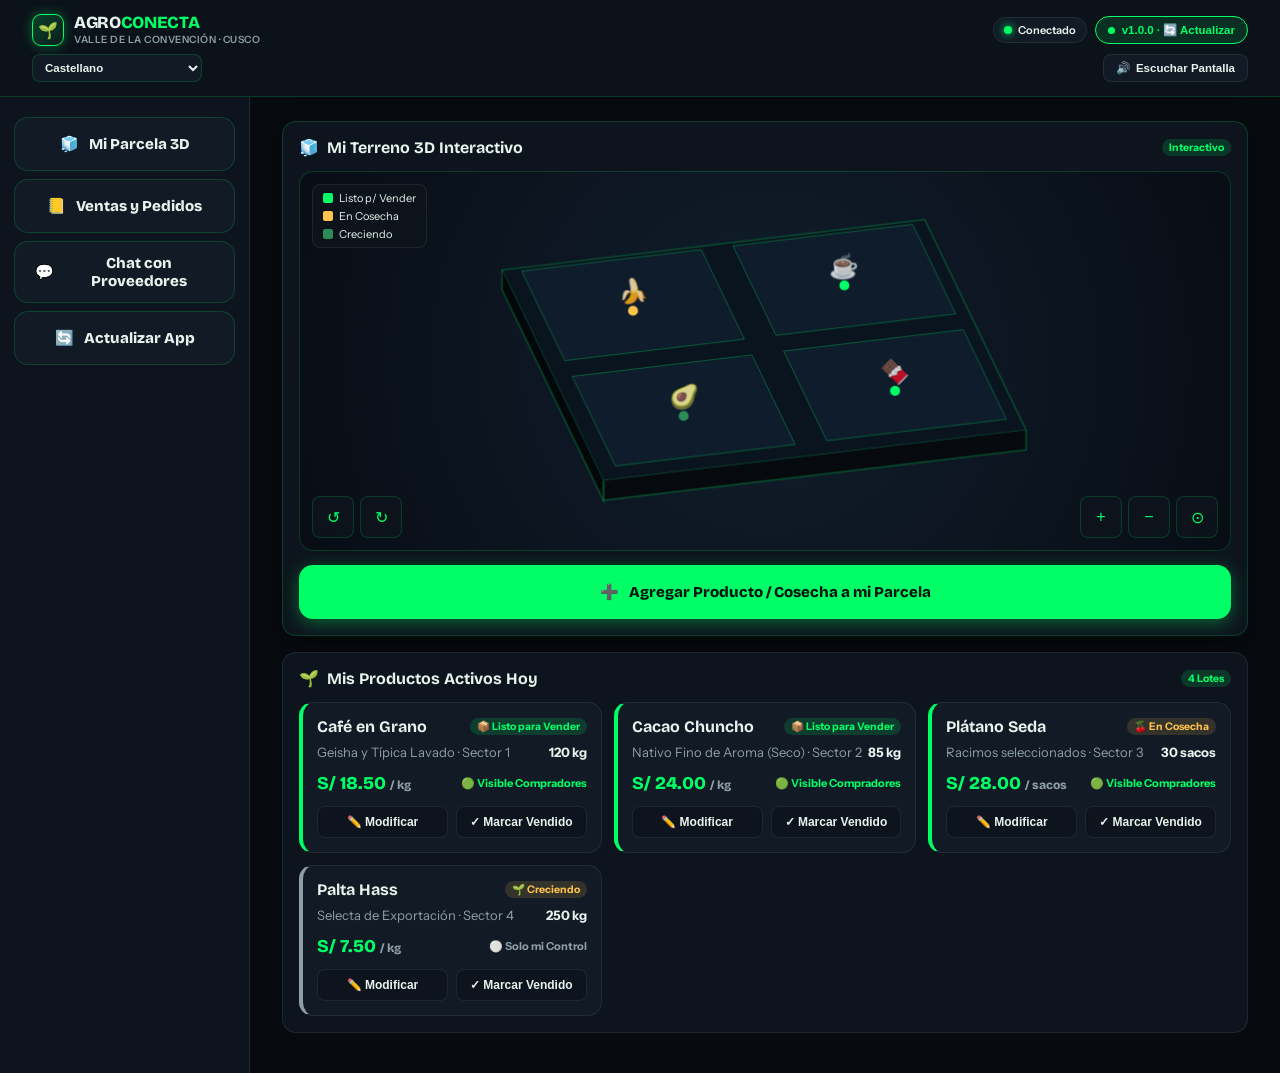
<file: index.html>
<!DOCTYPE html>
<html lang="es">
<head>
  <meta charset="UTF-8">
  <meta name="viewport" content="width=device-width, initial-scale=1.0, maximum-scale=1.0, user-scalable=no">
  <title>AgroConecta Agricultor · Quillabamba</title>
  <link rel="manifest" href="manifest.json">
  <meta name="theme-color" content="#070A0F">
  <meta name="apple-mobile-web-app-capable" content="yes">
  <meta name="apple-mobile-web-app-status-bar-style" content="black-translucent">
  <link rel="icon" type="image/png" href="icon-192.png">

  <!-- Google Fonts: Bricolage Grotesque & Instrument Sans -->
  <link rel="preconnect" href="https://fonts.googleapis.com">
  <link rel="preconnect" href="https://fonts.gstatic.com" crossorigin>
  <link href="https://fonts.googleapis.com/css2?family=Bricolage+Grotesque:opsz,wght@12..96,600;700;800&family=Instrument+Sans:wght@400;500;600;700&display=swap" rel="stylesheet">

  <style>
    :root {
      --bg: #070A0F;
      --surface: #0D141D;
      --surface2: #111A25;
      --surface3: #182332;
      --neon: #00FF66;
      --neon-glow: rgba(0, 255, 102, 0.35);
      --amber: #FFC24B;
      --amber-glow: rgba(255, 194, 75, 0.3);
      --ink: #E9F3ED;
      --muted: #8E9FA5;
      --border: rgba(0, 255, 102, 0.18);
      --border-soft: rgba(255, 255, 255, 0.08);
      --danger: #FF4D4D;
      --font-display: 'Bricolage Grotesque', sans-serif;
      --font-body: 'Instrument Sans', sans-serif;
      --radius-sm: 8px;
      --radius-md: 14px;
      --radius-lg: 20px;
    }

    * {
      box-sizing: border-box;
      margin: 0;
      padding: 0;
      -webkit-tap-highlight-color: transparent;
    }

    body {
      background-color: var(--bg);
      color: var(--ink);
      font-family: var(--font-body);
      min-height: 100dvh;
      overflow-x: hidden;
      display: flex;
      flex-direction: column;
    }

    /* BARRA SUPERIOR */
    .topbar {
      position: sticky;
      top: 0;
      z-index: 100;
      background: rgba(13, 20, 29, 0.88);
      backdrop-filter: blur(14px);
      -webkit-backdrop-filter: blur(14px);
      border-bottom: 1px solid var(--border);
      padding: 10px 16px;
      display: flex;
      flex-direction: column;
      gap: 8px;
    }

    .topbar-main {
      display: flex;
      align-items: center;
      justify-content: space-between;
      gap: 12px;
    }

    .brand-box {
      display: flex;
      align-items: center;
      gap: 10px;
      text-decoration: none;
    }

    .brand-logo {
      width: 32px;
      height: 32px;
      border-radius: 9px;
      background: linear-gradient(135deg, rgba(0, 255, 102, 0.2), rgba(0, 255, 102, 0.05));
      border: 1.5px solid var(--neon);
      display: grid;
      place-items: center;
      box-shadow: 0 0 12px var(--neon-glow);
    }

    .brand-logo span {
      font-size: 16px;
    }

    .brand-text h1 {
      font-family: var(--font-display);
      font-size: 17px;
      font-weight: 800;
      letter-spacing: -0.02em;
      color: var(--ink);
      line-height: 1.1;
    }

    .brand-text h1 span {
      color: var(--neon);
    }

    .brand-sub {
      font-size: 10px;
      font-weight: 600;
      color: var(--muted);
      letter-spacing: 0.05em;
      text-transform: uppercase;
    }

    .topbar-actions {
      display: flex;
      align-items: center;
      gap: 8px;
    }

    .signal-pill {
      display: inline-flex;
      align-items: center;
      gap: 6px;
      background: var(--surface2);
      border: 1px solid var(--border-soft);
      padding: 5px 10px;
      border-radius: 100px;
      font-size: 11px;
      font-weight: 600;
    }

    .signal-dot {
      width: 8px;
      height: 8px;
      border-radius: 50%;
      background: var(--neon);
      box-shadow: 0 0 8px var(--neon);
    }

    .signal-dot.slow {
      background: var(--amber);
      box-shadow: 0 0 8px var(--amber);
    }

    .signal-dot.offline {
      background: var(--danger);
      box-shadow: 0 0 8px var(--danger);
    }

    /* BOTÓN PERMANENTE DE ACTUALIZACIÓN GITHUB */
    .btn-github-update {
      display: inline-flex;
      align-items: center;
      gap: 7px;
      background: rgba(0, 255, 102, 0.12);
      border: 1.5px solid var(--neon);
      color: var(--neon);
      padding: 6px 12px;
      border-radius: 100px;
      font-size: 11.5px;
      font-weight: 700;
      cursor: pointer;
      position: relative;
      transition: all 0.2s ease;
      white-space: nowrap;
    }

    .btn-github-update:hover {
      background: var(--neon);
      color: #000;
      box-shadow: 0 0 16px var(--neon-glow);
    }

    .update-badge-dot {
      width: 7px;
      height: 7px;
      border-radius: 50%;
      background: var(--neon);
      animation: pulseDot 1.4s infinite;
    }

    @keyframes pulseDot {
      0% { transform: scale(0.9); opacity: 0.7; }
      50% { transform: scale(1.4); opacity: 1; box-shadow: 0 0 10px var(--neon); }
      100% { transform: scale(0.9); opacity: 0.7; }
    }

    .topbar-strip {
      display: flex;
      align-items: center;
      justify-content: space-between;
      gap: 8px;
    }

    .lang-selector {
      background: var(--surface2);
      border: 1px solid var(--border);
      color: var(--ink);
      font-size: 11.5px;
      font-weight: 700;
      padding: 6px 8px;
      border-radius: var(--radius-sm);
      outline: none;
      cursor: pointer;
      flex: 1;
      max-width: 170px;
    }

    .btn-voice-header {
      background: var(--surface2);
      border: 1px solid var(--border-soft);
      color: var(--ink);
      font-size: 11.5px;
      font-weight: 700;
      padding: 6px 12px;
      border-radius: var(--radius-sm);
      display: inline-flex;
      align-items: center;
      gap: 6px;
      cursor: pointer;
      transition: all 0.2s;
    }

    .btn-voice-header:hover, .btn-voice-header.active {
      border-color: var(--neon);
      color: var(--neon);
    }

    /* CONTENEDOR PRINCIPAL Y VISTAS */
    .app-layout {
      display: flex;
      flex: 1;
      min-height: calc(100dvh - 120px);
    }

    .sidebar {
      display: none;
      width: 250px;
      background: var(--surface);
      border-right: 1px solid var(--border-soft);
      padding: 20px 14px;
      flex-direction: column;
      gap: 8px;
    }

    .main-content {
      flex: 1;
      padding: 16px 16px 90px;
      max-width: 1100px;
      margin: 0 auto;
      width: 100%;
    }

    .view-pane {
      display: none;
      animation: fadeIn 0.25s ease-out;
    }

    .view-pane.active {
      display: block;
    }

    @keyframes fadeIn {
      from { opacity: 0; transform: translateY(6px); }
      to { opacity: 1; transform: translateY(0); }
    }

    /* BARRA DE NAVEGACIÓN INFERIOR (MÓVIL) */
    .bottom-nav {
      position: fixed;
      bottom: 0;
      left: 0;
      right: 0;
      z-index: 100;
      background: rgba(13, 20, 29, 0.94);
      backdrop-filter: blur(16px);
      -webkit-backdrop-filter: blur(16px);
      border-top: 1.5px solid var(--border);
      display: grid;
      grid-template-columns: repeat(4, 1fr);
      height: 72px;
      padding: 0 4px;
      box-shadow: 0 -4px 24px rgba(0, 0, 0, 0.6);
    }

    .nav-btn {
      display: flex;
      flex-direction: column;
      align-items: center;
      justify-content: center;
      gap: 4px;
      background: transparent;
      border: none;
      color: var(--muted);
      cursor: pointer;
      font-size: 11px;
      font-weight: 700;
      transition: all 0.2s ease;
      position: relative;
    }

    .nav-btn .nav-icon {
      font-size: 20px;
      transition: transform 0.2s ease;
    }

    .nav-btn.active {
      color: var(--neon);
    }

    .nav-btn.active .nav-icon {
      transform: translateY(-2px) scale(1.1);
    }

    .nav-btn.active::after {
      content: '';
      position: absolute;
      top: 0;
      width: 32px;
      height: 3px;
      background: var(--neon);
      border-radius: 0 0 4px 4px;
      box-shadow: 0 0 8px var(--neon);
    }

    /* TARJETAS Y CONTROLES */
    .card {
      background: var(--surface);
      border: 1px solid var(--border-soft);
      border-radius: var(--radius-md);
      padding: 16px;
      margin-bottom: 16px;
      position: relative;
    }

    .card-tech {
      border: 1px solid var(--border);
      box-shadow: 0 8px 30px rgba(0, 0, 0, 0.4);
    }

    .card-header {
      display: flex;
      align-items: center;
      justify-content: space-between;
      margin-bottom: 14px;
    }

    .card-title {
      font-family: var(--font-display);
      font-size: 16px;
      font-weight: 700;
      color: var(--ink);
      display: flex;
      align-items: center;
      gap: 8px;
    }

    .btn-action-lg {
      min-height: 54px;
      padding: 12px 20px;
      border-radius: var(--radius-md);
      font-size: 15px;
      font-weight: 800;
      font-family: var(--font-display);
      display: inline-flex;
      align-items: center;
      justify-content: center;
      gap: 10px;
      cursor: pointer;
      border: none;
      transition: all 0.2s ease;
      width: 100%;
    }

    .btn-neon {
      background: var(--neon);
      color: #05140A;
      box-shadow: 0 4px 18px var(--neon-glow);
    }

    .btn-neon:hover {
      transform: translateY(-1px);
      box-shadow: 0 6px 24px var(--neon-glow);
    }

    .btn-amber {
      background: var(--amber);
      color: #1A1203;
      box-shadow: 0 4px 18px var(--amber-glow);
    }

    .btn-outline {
      background: var(--surface2);
      border: 1.5px solid var(--border);
      color: var(--ink);
    }

    .btn-outline:hover {
      border-color: var(--neon);
      color: var(--neon);
    }

    /* VISOR 3D DE PARCELA */
    .parcel-container {
      position: relative;
      width: 100%;
      height: 380px;
      background: radial-gradient(circle at center, #111e2e 0%, #080d14 100%);
      border-radius: var(--radius-md);
      overflow: hidden;
      border: 1.5px solid var(--border);
    }

    #parcelCanvas {
      width: 100%;
      height: 100%;
      display: block;
      touch-action: none;
    }

    .parcel-controls {
      position: absolute;
      bottom: 12px;
      left: 12px;
      right: 12px;
      display: flex;
      align-items: center;
      justify-content: space-between;
      gap: 8px;
      pointer-events: none;
    }

    .control-cluster {
      display: flex;
      gap: 6px;
      pointer-events: auto;
    }

    .btn-ctrl {
      width: 42px;
      height: 42px;
      background: rgba(13, 20, 29, 0.85);
      border: 1px solid var(--border);
      color: var(--neon);
      border-radius: var(--radius-sm);
      display: grid;
      place-items: center;
      font-size: 16px;
      cursor: pointer;
      backdrop-filter: blur(8px);
    }

    .btn-ctrl:hover {
      background: var(--neon);
      color: #000;
    }

    .parcel-legend {
      position: absolute;
      top: 12px;
      left: 12px;
      background: rgba(13, 20, 29, 0.85);
      backdrop-filter: blur(8px);
      padding: 6px 10px;
      border-radius: var(--radius-sm);
      border: 1px solid var(--border-soft);
      font-size: 11px;
      display: flex;
      flex-direction: column;
      gap: 4px;
    }

    .legend-item {
      display: flex;
      align-items: center;
      gap: 6px;
    }

    .legend-box {
      width: 10px;
      height: 10px;
      border-radius: 2px;
    }

    /* LISTA DE PRODUCTOS ACTIVOS */
    .product-grid {
      display: grid;
      grid-template-columns: repeat(auto-fill, minmax(280px, 1fr));
      gap: 12px;
      margin-top: 14px;
    }

    .product-card {
      background: var(--surface2);
      border: 1px solid var(--border-soft);
      border-radius: var(--radius-md);
      padding: 14px;
      display: flex;
      flex-direction: column;
      gap: 8px;
      position: relative;
    }

    .product-card.public {
      border-left: 4px solid var(--neon);
    }

    .product-card.private {
      border-left: 4px solid var(--muted);
    }

    .product-head {
      display: flex;
      align-items: center;
      justify-content: space-between;
    }

    .product-name {
      font-family: var(--font-display);
      font-size: 16px;
      font-weight: 700;
    }

    .product-badge {
      font-size: 10.5px;
      padding: 2px 7px;
      border-radius: 100px;
      font-weight: 700;
    }

    .badge-neon {
      background: rgba(0, 255, 102, 0.15);
      color: var(--neon);
    }

    .badge-amber {
      background: rgba(255, 194, 75, 0.15);
      color: var(--amber);
    }

    .product-detail {
      font-size: 13px;
      color: var(--muted);
      display: flex;
      justify-content: space-between;
    }

    .product-price-tag {
      font-family: var(--font-display);
      font-size: 18px;
      font-weight: 800;
      color: var(--neon);
    }

    .product-actions-row {
      display: flex;
      gap: 8px;
      margin-top: 4px;
    }

    .btn-prod-sm {
      flex: 1;
      padding: 8px 10px;
      border-radius: var(--radius-sm);
      font-size: 12px;
      font-weight: 700;
      cursor: pointer;
      border: 1px solid var(--border-soft);
      background: var(--surface);
      color: var(--ink);
      text-align: center;
    }

    .btn-prod-sm:hover {
      border-color: var(--neon);
      color: var(--neon);
    }

    /* VENTAS Y PEDIDOS */
    .market-banner {
      background: linear-gradient(90deg, rgba(255, 194, 75, 0.12), rgba(0, 255, 102, 0.08));
      border: 1px solid rgba(255, 194, 75, 0.3);
      border-radius: var(--radius-md);
      padding: 12px 16px;
      margin-bottom: 16px;
      display: flex;
      align-items: center;
      justify-content: space-between;
      gap: 12px;
      overflow-x: auto;
    }

    .market-item {
      display: flex;
      flex-direction: column;
      gap: 2px;
      flex-shrink: 0;
    }

    .market-crop {
      font-size: 11px;
      color: var(--muted);
      font-weight: 700;
      text-transform: uppercase;
    }

    .market-val {
      font-family: var(--font-display);
      font-size: 15px;
      font-weight: 800;
      color: var(--amber);
    }

    .sales-summary-grid {
      display: grid;
      grid-template-columns: repeat(3, 1fr);
      gap: 10px;
      margin-bottom: 16px;
    }

    .summary-box {
      background: var(--surface2);
      border: 1px solid var(--border-soft);
      border-radius: var(--radius-md);
      padding: 12px 10px;
      text-align: center;
    }

    .summary-period {
      font-size: 11px;
      color: var(--muted);
      font-weight: 700;
      text-transform: uppercase;
      margin-bottom: 4px;
    }

    .summary-amount {
      font-family: var(--font-display);
      font-size: 18px;
      font-weight: 800;
      color: var(--neon);
    }

    .order-item {
      background: var(--surface2);
      border: 1px solid var(--border-soft);
      border-radius: var(--radius-md);
      padding: 14px;
      margin-bottom: 10px;
      display: flex;
      flex-direction: column;
      gap: 8px;
    }

    .order-item.confirmed {
      border-color: rgba(0, 255, 102, 0.3);
    }

    .order-head {
      display: flex;
      justify-content: space-between;
      align-items: center;
    }

    .order-buyer {
      font-weight: 700;
      font-size: 14px;
    }

    .order-detail {
      font-size: 13px;
      color: var(--muted);
    }

    /* CHAT INTERNO */
    .chat-categories {
      display: grid;
      grid-template-columns: repeat(3, 1fr);
      gap: 6px;
      margin-bottom: 14px;
    }

    .chat-cat-tab {
      background: var(--surface2);
      border: 1px solid var(--border-soft);
      color: var(--muted);
      padding: 10px 4px;
      border-radius: var(--radius-sm);
      font-size: 11px;
      font-weight: 700;
      text-align: center;
      cursor: pointer;
    }

    .chat-cat-tab.active {
      background: var(--surface3);
      border-color: var(--neon);
      color: var(--neon);
    }

    .contacts-list {
      display: flex;
      flex-direction: column;
      gap: 8px;
      margin-bottom: 16px;
    }

    .contact-card {
      background: var(--surface2);
      border: 1px solid var(--border-soft);
      border-radius: var(--radius-md);
      padding: 12px 14px;
      display: flex;
      align-items: center;
      justify-content: space-between;
      cursor: pointer;
      transition: all 0.2s;
    }

    .contact-card:hover, .contact-card.active {
      border-color: var(--neon);
      background: var(--surface3);
    }

    .contact-info {
      display: flex;
      align-items: center;
      gap: 10px;
    }

    .contact-avatar {
      width: 40px;
      height: 40px;
      border-radius: 50%;
      background: #192736;
      border: 1.5px solid var(--border);
      display: grid;
      place-items: center;
      font-size: 18px;
      position: relative;
    }

    .online-indicator {
      width: 9px;
      height: 9px;
      border-radius: 50%;
      background: var(--neon);
      position: absolute;
      bottom: 0;
      right: 0;
      box-shadow: 0 0 6px var(--neon);
    }

    .online-indicator.offline {
      background: var(--muted);
      box-shadow: none;
    }

    .contact-text h4 {
      font-size: 14px;
      font-weight: 700;
      color: var(--ink);
    }

    .contact-text p {
      font-size: 11.5px;
      color: var(--muted);
    }

    .chat-box {
      background: var(--surface);
      border: 1px solid var(--border);
      border-radius: var(--radius-md);
      display: flex;
      flex-direction: column;
      height: 420px;
    }

    .chat-header {
      padding: 12px 16px;
      border-bottom: 1px solid var(--border-soft);
      display: flex;
      align-items: center;
      justify-content: space-between;
    }

    .chat-messages {
      flex: 1;
      padding: 14px;
      overflow-y: auto;
      display: flex;
      flex-direction: column;
      gap: 10px;
    }

    .message-bubble {
      max-width: 82%;
      padding: 10px 14px;
      border-radius: var(--radius-md);
      font-size: 13.5px;
      line-height: 1.35;
    }

    .message-bubble.mine {
      align-self: flex-end;
      background: rgba(0, 255, 102, 0.18);
      border: 1px solid rgba(0, 255, 102, 0.35);
      color: var(--ink);
      border-bottom-right-radius: 2px;
    }

    .message-bubble.theirs {
      align-self: flex-start;
      background: var(--surface2);
      border: 1px solid var(--border-soft);
      color: var(--ink);
      border-bottom-left-radius: 2px;
    }

    .chat-input-bar {
      padding: 10px 12px;
      border-top: 1px solid var(--border-soft);
      display: flex;
      align-items: center;
      gap: 8px;
      background: var(--surface2);
    }

    .chat-input-field {
      flex: 1;
      background: var(--surface);
      border: 1px solid var(--border-soft);
      color: var(--ink);
      padding: 10px 12px;
      border-radius: var(--radius-sm);
      font-size: 14px;
      outline: none;
    }

    .chat-input-field:focus {
      border-color: var(--neon);
    }

    .btn-chat-icon {
      width: 40px;
      height: 40px;
      border-radius: var(--radius-sm);
      border: 1px solid var(--border-soft);
      background: var(--surface);
      color: var(--neon);
      display: grid;
      place-items: center;
      cursor: pointer;
      font-size: 16px;
    }

    .btn-chat-icon.dictate.listening {
      background: var(--danger);
      color: #fff;
      animation: pulseDot 1s infinite;
    }

    /* AUTO-UPDATER & ACTUALIZACIONES */
    .updater-card {
      background: var(--surface);
      border: 1.5px solid var(--neon);
      border-radius: var(--radius-md);
      padding: 20px;
      box-shadow: 0 0 24px var(--neon-glow);
    }

    .progress-bar-container {
      width: 100%;
      height: 8px;
      background: var(--surface2);
      border-radius: 4px;
      overflow: hidden;
      margin: 14px 0 8px;
      display: none;
    }

    .progress-bar-fill {
      height: 100%;
      width: 0%;
      background: linear-gradient(90deg, var(--amber), var(--neon));
      transition: width 0.3s ease;
    }

    .changelog-box {
      background: var(--surface2);
      border: 1px solid var(--border-soft);
      border-radius: var(--radius-sm);
      padding: 12px 14px;
      font-size: 12.5px;
      color: var(--muted);
      line-height: 1.5;
      margin-top: 12px;
    }

    /* MODALES GRANDES PARA EL AGRICULTOR */
    .modal-overlay {
      position: fixed;
      inset: 0;
      background: rgba(0, 0, 0, 0.78);
      backdrop-filter: blur(8px);
      z-index: 200;
      display: none;
      align-items: center;
      justify-content: center;
      padding: 16px;
    }

    .modal-overlay.active {
      display: flex;
    }

    .modal-card {
      background: var(--surface);
      border: 1.5px solid var(--neon);
      border-radius: var(--radius-lg);
      width: 100%;
      max-width: 500px;
      max-height: 90vh;
      overflow-y: auto;
      padding: 20px;
      display: flex;
      flex-direction: column;
      gap: 14px;
      box-shadow: 0 10px 40px rgba(0, 0, 0, 0.7);
    }

    .modal-title-row {
      display: flex;
      align-items: center;
      justify-content: space-between;
    }

    .btn-close-modal {
      background: var(--surface2);
      border: 1px solid var(--border-soft);
      color: var(--muted);
      width: 36px;
      height: 36px;
      border-radius: 50%;
      font-size: 16px;
      cursor: pointer;
    }

    .form-group {
      display: flex;
      flex-direction: column;
      gap: 6px;
    }

    .form-label {
      font-size: 12.5px;
      font-weight: 700;
      color: var(--muted);
      text-transform: uppercase;
      letter-spacing: 0.05em;
    }

    .form-input, .form-select {
      background: var(--surface2);
      border: 1.5px solid var(--border-soft);
      border-radius: var(--radius-sm);
      color: var(--ink);
      font-size: 15px;
      padding: 12px;
      outline: none;
      font-family: inherit;
    }

    .form-input:focus, .form-select:focus {
      border-color: var(--neon);
    }

    .stepper-row {
      display: flex;
      align-items: center;
      gap: 12px;
    }

    .btn-step {
      width: 48px;
      height: 48px;
      border-radius: var(--radius-sm);
      border: 1.5px solid var(--border);
      background: var(--surface2);
      color: var(--neon);
      font-size: 24px;
      font-weight: 800;
      display: grid;
      place-items: center;
      cursor: pointer;
    }

    .switch-row {
      display: flex;
      align-items: center;
      justify-content: space-between;
      background: var(--surface2);
      padding: 12px 14px;
      border-radius: var(--radius-sm);
      border: 1px solid var(--border-soft);
      cursor: pointer;
    }

    /* ESCRITORIO ADAPTADO */
    @media (min-width: 769px) {
      .bottom-nav {
        display: none;
      }
      .sidebar {
        display: flex;
      }
      .main-content {
        padding: 24px 32px;
      }
      .topbar {
        padding: 14px 32px;
      }
    }
  </style>
</head>
<body>

  <!-- BARRA SUPERIOR -->
  <header class="topbar">
    <div class="topbar-main">
      <a href="#view-parcela" class="brand-box">
        <div class="brand-logo">
          <span>🌱</span>
        </div>
        <div class="brand-text">
          <h1>AGRO<span>CONECTA</span></h1>
          <div class="brand-sub">Valle de La Convención · Cusco</div>
        </div>
      </a>

      <div class="topbar-actions">
        <!-- Semáforo de Señal Offline -->
        <div class="signal-pill" id="signalPill" title="Estado de conectividad del campo">
          <span class="signal-dot" id="signalDot"></span>
          <span id="signalText">Conectado</span>
        </div>

        <!-- Botón Permanente Auto-Updater GitHub Supoeconomy -->
        <button type="button" class="btn-github-update" id="btnGithubUpdate" title="Repositorio Supoeconomy en GitHub">
          <span class="update-badge-dot"></span>
          <span id="githubUpdateLabel">v1.0.0 · 🔄 Actualizar</span>
        </button>
      </div>
    </div>

    <div class="topbar-strip">
      <!-- Selector de Idioma Intercultural -->
      <select id="appLang" class="lang-selector" aria-label="Idioma">
        <option value="es">Castellano</option>
        <option value="qu">Quechua Sureño (Beta)</option>
        <option value="ash">Asháninka (Beta)</option>
      </select>

      <!-- Botón de Asistente de Voz Femenina -->
      <button type="button" class="btn-voice-header" id="btnGlobalVoice">
        <span>🔊</span> <span id="lblVoiceBtn">Escuchar Pantalla</span>
      </button>
    </div>
  </header>

  <div class="app-layout">
    <!-- BARRA LATERAL (ESCRITORIO) -->
    <aside class="sidebar">
      <button type="button" class="btn-action-lg btn-outline nav-item-desktop active" data-target="view-parcela">
        <span>🧊</span> <span class="txt-nav-parcela">Mi Parcela 3D</span>
      </button>
      <button type="button" class="btn-action-lg btn-outline nav-item-desktop" data-target="view-ventas">
        <span>📒</span> <span class="txt-nav-ventas">Ventas y Pedidos</span>
      </button>
      <button type="button" class="btn-action-lg btn-outline nav-item-desktop" data-target="view-chat">
        <span>💬</span> <span class="txt-nav-chat">Chat con Proveedores</span>
      </button>
      <button type="button" class="btn-action-lg btn-outline nav-item-desktop" data-target="view-updates">
        <span>🔄</span> <span class="txt-nav-updates">Actualizar App</span>
      </button>
    </aside>

    <!-- ÁREA DE CONTENIDO -->
    <main class="main-content">

      <!-- MÓDULO 1: MI PARCELA 3D Y GESTIÓN DE PRODUCTOS -->
      <section id="view-parcela" class="view-pane active">
        <div class="card card-tech">
          <div class="card-header">
            <h2 class="card-title">
              <span>🧊</span> <span id="t-parcel-title">Mi Terreno 3D Interactivo</span>
            </h2>
            <span class="product-badge badge-neon">Interactivo</span>
          </div>

          <!-- VISOR 3D DE PARCELA (Canvas Interactivo) -->
          <div class="parcel-container">
            <canvas id="parcelCanvas"></canvas>

            <!-- Leyenda 3D -->
            <div class="parcel-legend">
              <div class="legend-item">
                <div class="legend-box" style="background:#00FF66"></div>
                <span id="l-ready">Listo p/ Vender</span>
              </div>
              <div class="legend-item">
                <div class="legend-box" style="background:#FFC24B"></div>
                <span id="l-harvest">En Cosecha</span>
              </div>
              <div class="legend-item">
                <div class="legend-box" style="background:#2E8B57"></div>
                <span id="l-grow">Creciendo</span>
              </div>
            </div>

            <!-- Controles Táctiles del 3D -->
            <div class="parcel-controls">
              <div class="control-cluster">
                <button type="button" class="btn-ctrl" id="btnRotateLeft" title="Girar Izquierda">↺</button>
                <button type="button" class="btn-ctrl" id="btnRotateRight" title="Girar Derecha">↻</button>
              </div>
              <div class="control-cluster">
                <button type="button" class="btn-ctrl" id="btnZoomIn" title="Acercar">+</button>
                <button type="button" class="btn-ctrl" id="btnZoomOut" title="Alejar">−</button>
                <button type="button" class="btn-ctrl" id="btnResetView" title="Centrar">⊙</button>
              </div>
            </div>
          </div>

          <div style="margin-top: 14px;">
            <button type="button" class="btn-action-lg btn-neon" id="btnOpenAddProduct">
              <span>➕</span> <span id="lblAddHarvest">Agregar Producto / Cosecha a mi Parcela</span>
            </button>
          </div>
        </div>

        <!-- LISTA RÁPIDA DE MIS PRODUCTOS HOY -->
        <div class="card">
          <div class="card-header">
            <h3 class="card-title">
              <span>🌱</span> <span id="t-my-products">Mis Productos Activos Hoy</span>
            </h3>
            <span class="product-badge badge-neon" id="badgeTotalProducts">4 Lotes</span>
          </div>
          <div class="product-grid" id="productsListContainer">
            <!-- Se llena dinámicamente -->
          </div>
        </div>
      </section>

      <!-- MÓDULO 2: GESTIÓN DE VENTAS Y PEDIDOS -->
      <section id="view-ventas" class="view-pane">
        <!-- Pizarra de Precios del Día en Quillabamba -->
        <div class="market-banner">
          <div class="market-item">
            <span class="market-crop">Café Pergamino Especial</span>
            <span class="market-val">S/ 17.50 / kg</span>
          </div>
          <div class="market-item">
            <span class="market-crop">Cacao Chuncho Fino</span>
            <span class="market-val">S/ 24.00 / kg</span>
          </div>
          <div class="market-item">
            <span class="market-crop">Plátano Seda / Isla</span>
            <span class="market-val">S/ 28.00 / racimo</span>
          </div>
          <div class="market-item">
            <span class="market-crop">Palta Hass Selecta</span>
            <span class="market-val">S/ 7.50 / kg</span>
          </div>
        </div>

        <!-- Resumen de Ganancias -->
        <div class="sales-summary-grid">
          <div class="summary-box">
            <div class="summary-period" id="lblHoy">Hoy</div>
            <div class="summary-amount" id="sumHoy">S/ 185.00</div>
          </div>
          <div class="summary-box">
            <div class="summary-period" id="lblSemana">Esta Semana</div>
            <div class="summary-amount" id="sumSemana">S/ 1,420.00</div>
          </div>
          <div class="summary-box">
            <div class="summary-period" id="lblMes">Este Mes</div>
            <div class="summary-amount" id="sumMes">S/ 5,890.00</div>
          </div>
        </div>

        <button type="button" class="btn-action-lg btn-amber" id="btnOpenNewSale" style="margin-bottom: 16px;">
          <span>➕</span> <span id="lblAddSale">Anotar Nueva Venta Realizada</span>
        </button>

        <!-- Bandeja de Pedidos y Reservas -->
        <div class="card card-tech">
          <div class="card-header">
            <h3 class="card-title">
              <span>📥</span> <span id="t-orders">Pedidos y Reservas de Compradores</span>
            </h3>
            <span class="product-badge badge-amber" id="badgePendingOrders">2 Pendientes</span>
          </div>
          <div id="ordersListContainer">
            <!-- Pedidos cargados dinámicamente -->
          </div>
        </div>
      </section>

      <!-- MÓDULO 3: CHAT CON PROVEEDORES Y PRODUCTORES -->
      <section id="view-chat" class="view-pane">
        <!-- Pestañas de Categoría -->
        <div class="chat-categories">
          <div class="chat-cat-tab active" data-cat="proveedores">🚜 Proveedores</div>
          <div class="chat-cat-tab" data-cat="transporte">🚚 Transporte</div>
          <div class="chat-cat-tab" data-cat="compradores">🤝 Compradores</div>
        </div>

        <!-- Directorio de Contactos de Quillabamba -->
        <div class="contacts-list" id="contactsContainer">
          <!-- Cargado dinámicamente -->
        </div>

        <!-- Ventana de Chat Directo Interno -->
        <div class="chat-box" id="activeChatBox">
          <div class="chat-header">
            <div class="contact-info">
              <div class="contact-avatar">
                <span id="chatActiveAvatar">🚜</span>
                <span class="online-indicator"></span>
              </div>
              <div class="contact-text">
                <h4 id="chatActiveName">AgroQuilla Insumos</h4>
                <p id="chatActiveDesc">Pavayoc, Quillabamba · ★ 4.9</p>
              </div>
            </div>
            <div style="display:flex;gap:6px;">
              <button type="button" class="btn-chat-icon" id="btnChatCall" title="Llamar">📞</button>
              <button type="button" class="btn-chat-icon" id="btnChatWp" title="WhatsApp">🟢</button>
            </div>
          </div>

          <div class="chat-messages" id="chatMessagesList">
            <div class="message-bubble theirs">
              ¡Hola don Diego! Tenemos abono orgánico foliar y tijeras de podar de acero japonés recién llegadas a la tienda de Pavayoc.
            </div>
            <div class="message-bubble mine">
              Buenas tardes, necesito 3 sacos de bioestimulante para mi parcela de café. ¿A cuánto me lo dejas?
            </div>
            <div class="message-bubble theirs">
              A S/ 45 cada saco para agricultores de AgroConecta. Te lo llevamos hasta la salida a Santa Ana si deseas.
            </div>
          </div>

          <div class="chat-input-bar">
            <!-- Botón de Dictado por Voz -->
            <button type="button" class="btn-chat-icon dictate" id="btnDictateChat" title="Dictar por voz">🎤</button>
            <!-- Compartir Lote 3D -->
            <button type="button" class="btn-chat-icon" id="btnShareParcelLot" title="Compartir Lote de Cosecha">📦</button>
            <input type="text" class="chat-input-field" id="chatInputField" placeholder="Escribe o presiona el micrófono...">
            <button type="button" class="btn-chat-icon" id="btnSendChatMsg" style="background:var(--neon);color:#000;">➤</button>
          </div>
        </div>
      </section>

      <!-- MÓDULO 4: AUTO-ACTUALIZADOR GITHUB SUPOECONOMY -->
      <section id="view-updates" class="view-pane">
        <div class="updater-card">
          <div class="card-header">
            <h2 class="card-title">
              <span>🔄</span> <span>Auto-Actualizador GitHub OTA</span>
            </h2>
            <span class="product-badge badge-neon" id="updateStatusBadge">Al Día</span>
          </div>

          <p style="font-size:13.5px;color:var(--muted);line-height:1.4;margin-bottom:14px;">
            Este sistema conecta directamente con el repositorio oficial en la cuenta <strong>Supoeconomy</strong> en GitHub. Al actualizarse, se descargan las mejoras automáticamente a tu celular sin borrar tus productos, cosechas ni ventas guardadas.
          </p>

          <div style="background:var(--surface2);padding:14px;border-radius:var(--radius-sm);margin-bottom:14px;border:1px solid var(--border-soft);">
            <div style="display:flex;justify-content:space-between;font-size:13px;margin-bottom:6px;">
              <span>Repositorio Vinculado:</span>
              <strong style="color:var(--neon);">Supoeconomy/agroconecta-agricultor</strong>
            </div>
            <div style="display:flex;justify-content:space-between;font-size:13px;margin-bottom:6px;">
              <span>Versión Instalada:</span>
              <strong id="curVerDisplay">v1.0.0 (Build 100)</strong>
            </div>
            <div style="display:flex;justify-content:space-between;font-size:13px;">
              <span>Última Comprobación:</span>
              <span id="lastCheckDisplay">Hoy en vivo</span>
            </div>
          </div>

          <!-- Barra de Progreso de Actualización -->
          <div class="progress-bar-container" id="updateProgressContainer">
            <div class="progress-bar-fill" id="updateProgressBar"></div>
          </div>
          <div id="updateStatusText" style="font-size:12px;color:var(--neon);font-weight:700;display:none;margin-bottom:12px;">
            Comprobando cambios en Supoeconomy/agroconecta-agricultor...
          </div>

          <button type="button" class="btn-action-lg btn-neon" id="btnTriggerUpdate">
            <span>🔄</span> <span>Buscar y Descargar Última Actualización</span>
          </button>

          <div style="margin-top:12px;">
            <button type="button" class="btn-action-lg btn-outline" id="btnInstallPwa">
              <span>📲</span> <span>Instalar App en Celular (PWA / Pantalla de Inicio)</span>
            </button>
          </div>

          <div class="changelog-box">
            <strong style="color:var(--ink);">Historial de Mejoras (Supoeconomy):</strong><br>
            • v1.0.0: Lanzamiento oficial exclusivo para agricultores de Quillabamba y La Convención.<br>
            • Visor 3D isométrico fluido con sectores interactivos de terreno.<br>
            • Registro ágil de ventas en Soles (Efectivo, Yape, Plin).<br>
            • Directorio y chat directo con proveedores y compradores locales.<br>
            • Motor OTA vinculado a GitHub Supoeconomy con respaldo offline-first.
          </div>
        </div>
      </section>

    </main>
  </div>

  <!-- NAVEGACIÓN INFERIOR (MÓVIL) -->
  <nav class="bottom-nav">
    <button type="button" class="nav-btn active" data-target="view-parcela">
      <span class="nav-icon">🧊</span>
      <span class="txt-nav-parcela">Parcela 3D</span>
    </button>
    <button type="button" class="nav-btn" data-target="view-ventas">
      <span class="nav-icon">📒</span>
      <span class="txt-nav-ventas">Ventas</span>
    </button>
    <button type="button" class="nav-btn" data-target="view-chat">
      <span class="nav-icon">💬</span>
      <span class="txt-nav-chat">Chat</span>
    </button>
    <button type="button" class="nav-btn" data-target="view-updates">
      <span class="nav-icon">🔄</span>
      <span class="txt-nav-updates">Actualizar</span>
    </button>
  </nav>

  <!-- MODAL: AGREGAR / EDITAR PRODUCTO EN PARCELA -->
  <div class="modal-overlay" id="modalProduct">
    <div class="modal-card">
      <div class="modal-title-row">
        <h3 style="font-family:var(--font-display);font-size:18px;">🌱 Cosecha en Parcela</h3>
        <button type="button" class="btn-close-modal" onclick="closeModal('modalProduct')">✕</button>
      </div>

      <div class="form-group">
        <label class="form-label">Sector del Terreno</label>
        <select class="form-select" id="pSector">
          <option value="1">Sector 1: Ladera Alta (Café)</option>
          <option value="2">Sector 2: Quebrada Fresca (Cacao)</option>
          <option value="3">Sector 3: Terraza Media (Frutales)</option>
          <option value="4">Sector 4: Valle Bajo (Palta / Tubérculos)</option>
        </select>
      </div>

      <div class="form-group">
        <label class="form-label">Cultivo / Producto</label>
        <select class="form-select" id="pCrop">
          <option value="Café">Café en Grano</option>
          <option value="Cacao">Cacao Chuncho</option>
          <option value="Plátano">Plátano (Seda / Isla / Bellaco)</option>
          <option value="Cítricos">Cítricos (Naranja / Mandarina)</option>
          <option value="Palta">Palta Hass / Fuerte</option>
          <option value="Yuca">Yuca y Tubérculos</option>
          <option value="Kión">Kión / Cúrcuma Orgánica</option>
          <option value="Miel">Miel de Abeja Silvestre</option>
        </select>
      </div>

      <div class="form-group">
        <label class="form-label">Variedad / Proceso</label>
        <input type="text" class="form-input" id="pVariety" placeholder="Ej: Geisha Lavado, Chuncho Seco en Grano">
      </div>

      <div class="form-group">
        <label class="form-label">Cantidad Disponible</label>
        <div class="stepper-row">
          <button type="button" class="btn-step" onclick="adjustQty(-5)">−</button>
          <input type="number" class="form-input" id="pQty" value="50" style="text-align:center;font-weight:800;font-size:20px;">
          <button type="button" class="btn-step" onclick="adjustQty(5)">+</button>
          <select class="form-select" id="pUnit" style="width:110px;">
            <option value="kg">Kilos</option>
            <option value="sacos">Sacos</option>
            <option value="quintales">Quintales</option>
            <option value="cientos">Cientos</option>
          </select>
        </div>
      </div>

      <div class="form-group">
        <label class="form-label">Precio de Venta (Soles S/)</label>
        <input type="number" step="0.50" class="form-input" id="pPrice" placeholder="Ej: 18.00" value="18.00">
      </div>

      <div class="form-group">
        <label class="form-label">Estado de Cosecha</label>
        <select class="form-select" id="pStatus">
          <option value="ready">📦 Listo para vender</option>
          <option value="harvest">🍒 En cosecha actual</option>
          <option value="growing">🌱 En crecimiento</option>
        </select>
      </div>

      <div class="switch-row" onclick="toggleVisibilitySwitch()">
        <div>
          <strong style="font-size:14px;color:var(--ink);">Visible para Compradores</strong>
          <p style="font-size:11.5px;color:var(--muted);" id="visSwitchText">🟢 Visible para reservas en línea</p>
        </div>
        <input type="checkbox" id="pVisible" checked style="width:20px;height:20px;accent-color:var(--neon);">
      </div>

      <button type="button" class="btn-action-lg btn-neon" id="btnSaveProduct" style="margin-top:6px;">
        <span>💾</span> <span>Guardar en mi Parcela</span>
      </button>
    </div>
  </div>

  <!-- MODAL: REGISTRAR NUEVA VENTA RÁPIDA -->
  <div class="modal-overlay" id="modalSale">
    <div class="modal-card">
      <div class="modal-title-row">
        <h3 style="font-family:var(--font-display);font-size:18px;">💵 Anotar Nueva Venta</h3>
        <button type="button" class="btn-close-modal" onclick="closeModal('modalSale')">✕</button>
      </div>

      <div class="form-group">
        <label class="form-label">Producto Vendido</label>
        <select class="form-select" id="sProduct">
          <!-- Opciones cargadas de los productos del agricultor -->
        </select>
      </div>

      <div class="form-group">
        <label class="form-label">Cantidad Vendida</label>
        <input type="text" class="form-input" id="sQty" placeholder="Ej: 10 kg o 2 sacos" value="10 kg">
      </div>

      <div class="form-group">
        <label class="form-label">Monto Total Cobrado (S/)</label>
        <input type="number" step="1.00" class="form-input" id="sAmount" placeholder="Ej: 175.00" value="175.00" style="font-size:22px;font-weight:800;color:var(--neon);">
      </div>

      <div class="form-group">
        <label class="form-label">Medio de Cobro</label>
        <div style="display:grid;grid-template-columns:repeat(3,1fr);gap:8px;">
          <button type="button" class="btn-prod-sm active-pay" data-pay="Efectivo" style="background:rgba(0,255,102,0.15);border-color:var(--neon);color:var(--neon);">💵 Efectivo</button>
          <button type="button" class="btn-prod-sm" data-pay="Yape">🟣 Yape</button>
          <button type="button" class="btn-prod-sm" data-pay="Plin">🔵 Plin</button>
        </div>
      </div>

      <button type="button" class="btn-action-lg btn-amber" id="btnConfirmSale" style="margin-top:6px;">
        <span>✓</span> <span>Registrar Venta en Mis Cuentas</span>
      </button>
    </div>
  </div>

  <script>
  /* ==========================================================
     LÓGICA OPERATIVA COMPLETA · AGROCONECTA AGRICULTOR
     ========================================================== */

  // 1. ESTADO PERSISTENTE EN LOCALSTORAGE
  const DEFAULT_PRODUCTS = [
    { id: 'p1', sector: 1, crop: 'Café en Grano', variety: 'Geisha y Típica Lavado', qty: 120, unit: 'kg', price: 18.50, status: 'ready', visible: true },
    { id: 'p2', sector: 2, crop: 'Cacao Chuncho', variety: 'Nativo Fino de Aroma (Seco)', qty: 85, unit: 'kg', price: 24.00, status: 'ready', visible: true },
    { id: 'p3', sector: 3, crop: 'Plátano Seda', variety: 'Racimos seleccionados', qty: 30, unit: 'sacos', price: 28.00, status: 'harvest', visible: true },
    { id: 'p4', sector: 4, crop: 'Palta Hass', variety: 'Selecta de Exportación', qty: 250, unit: 'kg', price: 7.50, status: 'growing', visible: false }
  ];

  const DEFAULT_ORDERS = [
    { id: 'ord-101', buyer: 'Asociación de Baristas Cusco', crop: 'Café en Grano (Geisha)', qty: '40 kg', total: 'S/ 740.00', status: 'pending' },
    { id: 'ord-102', buyer: 'Chocolatería Artesanal Valle', crop: 'Cacao Chuncho Nativo', qty: '30 kg', total: 'S/ 720.00', status: 'pending' }
  ];

  const CONTACTS = [
    { id: 'c1', name: 'AgroQuilla Insumos', cat: 'proveedores', avatar: '🚜', desc: 'Pavayoc · Bioabonos y Herramientas', rating: '★ 4.9', online: true },
    { id: 'c2', name: 'Semillas & Viveros Urusayhua', cat: 'proveedores', avatar: '🌱', desc: 'Santa Ana · Plantones Certificados', rating: '★ 4.8', online: false },
    { id: 'c3', name: 'Transportes Vilcabamba', cat: 'transporte', avatar: '🚚', desc: 'Fletes Quillabamba - Cusco', rating: '★ 4.9', online: true },
    { id: 'c4', name: 'Acopio Central Convención', cat: 'transporte', avatar: '📦', desc: 'Ruta Valle Echarati', rating: '★ 4.7', online: true },
    { id: 'c5', name: 'Cooperativa Agraria Cafetalera', cat: 'compradores', avatar: '🤝', desc: 'Quillabamba · Compra directa', rating: '★ 5.0', online: true },
    { id: 'c6', name: 'Comprador Mayorista Lima', cat: 'compradores', avatar: '🏪', desc: 'Frutas y Cacao Especial', rating: '★ 4.8', online: false }
  ];

  let products = JSON.parse(localStorage.getItem('agro_products')) || DEFAULT_PRODUCTS;
  let orders = JSON.parse(localStorage.getItem('agro_orders')) || DEFAULT_ORDERS;
  let salesToday = parseFloat(localStorage.getItem('agro_sales_today') || '185.00');
  let selectedPayMethod = 'Efectivo';
  let activeContact = CONTACTS[0];

  function saveProducts() {
    localStorage.setItem('agro_products', JSON.stringify(products));
    renderProducts();
    updateSaleDropdown();
    drawParcel3D();
  }

  function saveOrders() {
    localStorage.setItem('agro_orders', JSON.stringify(orders));
    renderOrders();
  }

  // 2. DICCIONARIO INTERCULTURAL
  const I18N = {
    es: {
      parcelTitle: "Mi Terreno 3D Interactivo",
      myProducts: "Mis Productos Activos Hoy",
      addHarvest: "Agregar Producto / Cosecha a mi Parcela",
      ordersTitle: "Pedidos y Reservas de Compradores",
      addSale: "Anotar Nueva Venta Realizada",
      voiceBtn: "Escuchar Pantalla"
    },
    qu: {
      parcelTitle: "Kawsay Allpay 3D (Allpa Chay)",
      myProducts: "Kunan Poqoykunay (Llaqtanchis)",
      addHarvest: "Mosoq Poqoyta Yapay Allpayman",
      ordersTitle: "Rantikuqkuna Mañakusqanku",
      addSale: "Rantisqayta Qelqay (Qolqe)",
      voiceBtn: "Uyarikuy Rimayta"
    },
    ash: {
      parcelTitle: "Nomatsata 3D (Nipankite)",
      myProducts: "Nopankite Mapicha Kityoncari",
      addHarvest: "Pimpasantye Iñaani Nomatsataki",
      ordersTitle: "Aipatsite Iñaani Yamanani",
      addSale: "Kosanto Kirika (Kireki)",
      voiceBtn: "Kemeero Oñaani"
    }
  };

  document.getElementById('appLang').addEventListener('change', (e) => {
    const lang = I18N[e.target.value] || I18N.es;
    document.getElementById('t-parcel-title').textContent = lang.parcelTitle;
    document.getElementById('t-my-products').textContent = lang.myProducts;
    document.getElementById('lblAddHarvest').textContent = lang.addHarvest;
    document.getElementById('t-orders').textContent = lang.ordersTitle;
    document.getElementById('lblAddSale').textContent = lang.addSale;
    document.getElementById('lblVoiceBtn').textContent = lang.voiceBtn;
  });

  // 3. NAVEGACIÓN ENTRE MÓDULOS
  function setupNavigation() {
    const navButtons = document.querySelectorAll('.nav-btn, .nav-item-desktop');
    navButtons.forEach(btn => {
      btn.addEventListener('click', () => {
        const target = btn.dataset.target;
        document.querySelectorAll('.nav-btn, .nav-item-desktop').forEach(b => {
          b.classList.toggle('active', b.dataset.target === target);
        });
        document.querySelectorAll('.view-pane').forEach(p => {
          p.classList.toggle('active', p.id === target);
        });
        if (target === 'view-parcela') {
          setTimeout(drawParcel3D, 50);
        }
      });
    });
  }

  // 4. VISOR DE PARCELA 3D ISOMÉTRICO EN CANVAS (100% FLUIDO Y SIN DEPENDENCIAS)
  const canvas = document.getElementById('parcelCanvas');
  const ctx = canvas.getContext('2d');
  let angle = 0.55;
  let zoom = 1.0;
  let selectedSector = null;

  function resizeCanvas() {
    const rect = canvas.parentElement.getBoundingClientRect();
    canvas.width = rect.width * (window.devicePixelRatio || 1);
    canvas.height = rect.height * (window.devicePixelRatio || 1);
    ctx.scale(window.devicePixelRatio || 1, window.devicePixelRatio || 1);
    drawParcel3D();
  }

  function drawParcel3D() {
    const w = canvas.parentElement.clientWidth;
    const h = canvas.parentElement.clientHeight;
    ctx.clearRect(0, 0, w, h);

    const cx = w / 2;
    const cy = h / 2 - 10;
    const size = 110 * zoom;

    // Proyección isométrica
    function iso(x, y, z) {
      const cos = Math.cos(angle);
      const sin = Math.sin(angle);
      const rx = x * cos - y * sin;
      const ry = x * sin + y * cos;
      return {
        x: cx + (rx - ry) * (size * 0.7),
        y: cy + (rx + ry) * (size * 0.35) - z * (size * 0.45)
      };
    }

    // Dibujar los 4 sectores del terreno
    const sectors = [
      { id: 1, name: 'Ladera Alta (Café)', x: -1, y: -1, color: '#00FF66', icon: '☕' },
      { id: 2, name: 'Quebrada (Cacao)', x: 1, y: -1, color: '#FFC24B', icon: '🍫' },
      { id: 3, name: 'Terraza (Frutales)', x: -1, y: 1, color: '#2E8B57', icon: '🍌' },
      { id: 4, name: 'Valle (Palta)', x: 1, y: 1, color: '#00E5FF', icon: '🥑' }
    ];

    // Base de tierra 3D
    ctx.beginPath();
    const p1 = iso(-2, -2, 0);
    const p2 = iso(2, -2, 0);
    const p3 = iso(2, 2, 0);
    const p4 = iso(-2, 2, 0);
    ctx.moveTo(p1.x, p1.y);
    ctx.lineTo(p2.x, p2.y);
    ctx.lineTo(p3.x, p3.y);
    ctx.lineTo(p4.x, p4.y);
    ctx.closePath();
    ctx.fillStyle = '#0a141f';
    ctx.fill();
    ctx.strokeStyle = 'rgba(0, 255, 102, 0.25)';
    ctx.lineWidth = 1.5;
    ctx.stroke();

    // Espesor de tierra
    ctx.beginPath();
    const b2 = iso(2, -2, -0.4);
    const b3 = iso(2, 2, -0.4);
    const b4 = iso(-2, 2, -0.4);
    ctx.moveTo(p2.x, p2.y);
    ctx.lineTo(b2.x, b2.y);
    ctx.lineTo(b3.x, b3.y);
    ctx.lineTo(p3.x, p3.y);
    ctx.fillStyle = '#060a0f';
    ctx.fill();
    ctx.stroke();

    ctx.beginPath();
    ctx.moveTo(p3.x, p3.y);
    ctx.lineTo(b3.x, b3.y);
    ctx.lineTo(b4.x, b4.y);
    ctx.lineTo(p4.x, p4.y);
    ctx.fillStyle = '#04070a';
    ctx.fill();
    ctx.stroke();

    // Cada sector
    sectors.forEach(s => {
      const q1 = iso(s.x - 0.85, s.y - 0.85, 0.1);
      const q2 = iso(s.x + 0.85, s.y - 0.85, 0.1);
      const q3 = iso(s.x + 0.85, s.y + 0.85, 0.1);
      const q4 = iso(s.x - 0.85, s.y + 0.85, 0.1);

      ctx.beginPath();
      ctx.moveTo(q1.x, q1.y);
      ctx.lineTo(q2.x, q2.y);
      ctx.lineTo(q3.x, q3.y);
      ctx.lineTo(q4.x, q4.y);
      ctx.closePath();

      const isSel = selectedSector === s.id;
      ctx.fillStyle = isSel ? 'rgba(0, 255, 102, 0.35)' : 'rgba(17, 30, 46, 0.85)';
      ctx.fill();
      ctx.strokeStyle = isSel ? '#00FF66' : 'rgba(0, 255, 102, 0.3)';
      ctx.lineWidth = isSel ? 2.5 : 1;
      ctx.stroke();

      // Icono y etiqueta del cultivo en el centro del sector
      const center = iso(s.x, s.y, 0.35);
      ctx.font = `${24 * zoom}px sans-serif`;
      ctx.textAlign = 'center';
      ctx.textBaseline = 'middle';
      ctx.fillText(s.icon, center.x, center.y);

      // Estado
      const prod = products.find(p => p.sector === s.id);
      const color = prod?.status === 'ready' ? '#00FF66' : (prod?.status === 'harvest' ? '#FFC24B' : '#2E8B57');
      ctx.fillStyle = color;
      ctx.beginPath();
      ctx.arc(center.x, center.y + 18 * zoom, 5 * zoom, 0, Math.PI * 2);
      ctx.fill();
    });
  }

  // Controles del visor 3D
  document.getElementById('btnRotateLeft').onclick = () => { angle += 0.25; drawParcel3D(); };
  document.getElementById('btnRotateRight').onclick = () => { angle -= 0.25; drawParcel3D(); };
  document.getElementById('btnZoomIn').onclick = () => { zoom = Math.min(zoom + 0.15, 1.8); drawParcel3D(); };
  document.getElementById('btnZoomOut').onclick = () => { zoom = Math.max(zoom - 0.15, 0.6); drawParcel3D(); };
  document.getElementById('btnResetView').onclick = () => { angle = 0.55; zoom = 1.0; selectedSector = null; drawParcel3D(); };

  // Interacción táctil en el 3D
  let isDragging = false;
  let startX = 0;
  canvas.addEventListener('pointerdown', (e) => {
    isDragging = true;
    startX = e.clientX;
  });
  window.addEventListener('pointermove', (e) => {
    if (!isDragging) return;
    const dx = e.clientX - startX;
    angle -= dx * 0.008;
    startX = e.clientX;
    drawParcel3D();
  });
  window.addEventListener('pointerup', () => isDragging = false);

  canvas.addEventListener('click', (e) => {
    // Al tocar el canvas, alternar sector y abrir tarjeta
    selectedSector = (selectedSector % 4) + 1;
    drawParcel3D();
    openProductModalForSector(selectedSector);
  });

  // 5. RENDERIZAR LISTA DE PRODUCTOS ACTIVOS
  function renderProducts() {
    const container = document.getElementById('productsListContainer');
    container.innerHTML = '';
    products.forEach((p, idx) => {
      const card = document.createElement('div');
      card.className = `product-card ${p.visible ? 'public' : 'private'}`;
      card.innerHTML = `
        <div class="product-head">
          <div class="product-name">${p.crop}</div>
          <span class="product-badge ${p.status === 'ready' ? 'badge-neon' : 'badge-amber'}">
            ${p.status === 'ready' ? '📦 Listo para Vender' : (p.status === 'harvest' ? '🍒 En Cosecha' : '🌱 Creciendo')}
          </span>
        </div>
        <div class="product-detail">
          <span>${p.variety || 'Variedad estándar'} · Sector ${p.sector}</span>
          <strong style="color:var(--ink);">${p.qty} ${p.unit}</strong>
        </div>
        <div style="display:flex;justify-content:space-between;align-items:center;margin-top:4px;">
          <div class="product-price-tag">S/ ${parseFloat(p.price).toFixed(2)} <span style="font-size:12px;color:var(--muted)">/ ${p.unit}</span></div>
          <span style="font-size:11px;font-weight:700;color:${p.visible ? 'var(--neon)' : 'var(--muted)'};">
            ${p.visible ? '🟢 Visible Compradores' : '⚪ Solo mi Control'}
          </span>
        </div>
        <div class="product-actions-row">
          <button type="button" class="btn-prod-sm" onclick="editProduct(${idx})">✏️ Modificar</button>
          <button type="button" class="btn-prod-sm" onclick="markSold(${idx})">✓ Marcar Vendido</button>
        </div>
      `;
      container.appendChild(card);
    });
    document.getElementById('badgeTotalProducts').textContent = `${products.length} Lotes`;
  }

  window.markSold = function(idx) {
    const p = products[idx];
    const monto = p.qty * p.price;
    salesToday += monto;
    localStorage.setItem('agro_sales_today', salesToday.toFixed(2));
    updateSalesDisplay();
    products.splice(idx, 1);
    saveProducts();
    alert(`¡Venta anotada! Lote de ${p.crop} registrado como vendido por S/ ${monto.toFixed(2)}.`);
  };

  // 6. VENTAS Y PEDIDOS
  function renderOrders() {
    const container = document.getElementById('ordersListContainer');
    container.innerHTML = '';
    orders.forEach((o, idx) => {
      const div = document.createElement('div');
      div.className = `order-item ${o.status === 'confirmed' ? 'confirmed' : ''}`;
      div.innerHTML = `
        <div class="order-head">
          <span class="order-buyer">👤 ${o.buyer}</span>
          <strong style="color:var(--neon);font-size:16px;">${o.total}</strong>
        </div>
        <div class="order-detail">${o.crop} · Cantidad: ${o.qty}</div>
        <div style="display:flex;gap:8px;margin-top:6px;">
          ${o.status === 'confirmed' 
            ? `<span style="color:var(--neon);font-weight:700;font-size:13px;">✓ Pedido Confirmado</span>`
            : `<button type="button" class="btn-prod-sm" style="background:var(--neon);color:#000;" onclick="confirmOrder(${idx})">✓ Confirmar Pedido</button>`
          }
          <button type="button" class="btn-prod-sm" onclick="chatWithBuyer('${o.buyer}')">💬 Hablar con Comprador</button>
        </div>
      `;
      container.appendChild(div);
    });
    const pending = orders.filter(o => o.status === 'pending').length;
    document.getElementById('badgePendingOrders').textContent = `${pending} Pendientes`;
  }

  window.confirmOrder = function(idx) {
    orders[idx].status = 'confirmed';
    saveOrders();
  };

  window.chatWithBuyer = function(buyerName) {
    document.querySelectorAll('.nav-btn, .nav-item-desktop').forEach(b => {
      b.classList.toggle('active', b.dataset.target === 'view-chat');
    });
    document.querySelectorAll('.view-pane').forEach(p => {
      p.classList.toggle('active', p.id === 'view-chat');
    });
    document.getElementById('chatActiveName').textContent = buyerName;
    document.getElementById('chatActiveDesc').textContent = 'Comprador en línea · ★ 5.0';
    document.getElementById('chatActiveAvatar').textContent = '🤝';
  };

  function updateSalesDisplay() {
    document.getElementById('sumHoy').textContent = `S/ ${salesToday.toFixed(2)}`;
    document.getElementById('sumSemana').textContent = `S/ ${(salesToday + 1235).toFixed(2)}`;
    document.getElementById('sumMes').textContent = `S/ ${(salesToday + 5705).toFixed(2)}`;
  }

  // 7. CHAT CON PROVEEDORES
  function renderContacts(category = 'proveedores') {
    const container = document.getElementById('contactsContainer');
    container.innerHTML = '';
    const filtered = CONTACTS.filter(c => c.cat === category);
    filtered.forEach(c => {
      const card = document.createElement('div');
      card.className = `contact-card ${activeContact.id === c.id ? 'active' : ''}`;
      card.innerHTML = `
        <div class="contact-info">
          <div class="contact-avatar">
            <span>${c.avatar}</span>
            <span class="online-indicator ${c.online ? '' : 'offline'}"></span>
          </div>
          <div class="contact-text">
            <h4>${c.name}</h4>
            <p>${c.desc} · ${c.rating}</p>
          </div>
        </div>
        <span style="font-size:18px;color:var(--neon)">›</span>
      `;
      card.onclick = () => {
        activeContact = c;
        document.getElementById('chatActiveName').textContent = c.name;
        document.getElementById('chatActiveDesc').textContent = `${c.desc} · ${c.rating}`;
        document.getElementById('chatActiveAvatar').textContent = c.avatar;
        renderContacts(category);
      };
      container.appendChild(card);
    });
  }

  document.querySelectorAll('.chat-cat-tab').forEach(tab => {
    tab.onclick = () => {
      document.querySelectorAll('.chat-cat-tab').forEach(t => t.classList.remove('active'));
      tab.classList.add('active');
      renderContacts(tab.dataset.cat);
    };
  });

  // Enviar mensaje de chat con respuesta inteligente
  document.getElementById('btnSendChatMsg').onclick = sendMessage;
  document.getElementById('chatInputField').onkeypress = (e) => { if (e.key === 'Enter') sendMessage(); };

  function sendMessage() {
    const input = document.getElementById('chatInputField');
    const txt = input.value.trim();
    if (!txt) return;

    const list = document.getElementById('chatMessagesList');
    const myBubble = document.createElement('div');
    myBubble.className = 'message-bubble mine';
    myBubble.textContent = txt;
    list.appendChild(myBubble);
    input.value = '';
    list.scrollTop = list.scrollHeight;

    // Respuesta simulada de Quillabamba tras 1.2 segundos
    setTimeout(() => {
      const resp = document.createElement('div');
      resp.className = 'message-bubble theirs';
      resp.textContent = `¡Recibido don Diego! Confirmado de parte de ${activeContact.name}. Quedamos en contacto directo para coordinar entrega.`;
      list.appendChild(resp);
      list.scrollTop = list.scrollHeight;
    }, 1200);
  }

  // Compartir lote en chat
  document.getElementById('btnShareParcelLot').onclick = () => {
    if (products.length === 0) return alert('No tienes productos activos en tu Parcela.');
    const p = products[0];
    const msg = `📦 [LOTE DISPONIBLE]: ${p.crop} (${p.variety}) - ${p.qty} ${p.unit} a S/ ${p.price}/${p.unit} listo en mi chacra de Quillabamba.`;
    document.getElementById('chatInputField').value = msg;
  };

  // Dictado por voz (SpeechRecognition)
  const SpeechRecognition = window.SpeechRecognition || window.webkitSpeechRecognition;
  if (SpeechRecognition) {
    const recog = new SpeechRecognition();
    recog.lang = 'es-PE';
    recog.continuous = false;
    const btn = document.getElementById('btnDictateChat');
    btn.onclick = () => {
      if (btn.classList.contains('listening')) {
        recog.stop();
        btn.classList.remove('listening');
      } else {
        recog.start();
        btn.classList.add('listening');
      }
    };
    recog.onresult = (e) => {
      const transcript = e.results[0][0].transcript;
      document.getElementById('chatInputField').value += transcript;
      btn.classList.remove('listening');
    };
    recog.onerror = () => btn.classList.remove('listening');
    recog.onend = () => btn.classList.remove('listening');
  }

  // Lectura en voz alta (speechSynthesis)
  document.getElementById('btnGlobalVoice').onclick = () => {
    if (!('speechSynthesis' in window)) return alert('Tu celular no tiene sintetizador de voz activado.');
    window.speechSynthesis.cancel();
    const activeView = document.querySelector('.view-pane.active');
    const text = (activeView.innerText || '').replace(/\s+/g, ' ');

    const utter = new SpeechSynthesisUtterance(text.substring(0, 400));
    utter.lang = 'es-PE';
    utter.rate = 0.95;
    window.speechSynthesis.speak(utter);
  };

  // 8. AUTO-UPDATER CON GITHUB SUPOECONOMY
  const GITHUB_REPO = 'Supoeconomy/agroconecta-agricultor';
  const CURRENT_VERSION = 'v1.0.0';

  async function checkGithubUpdates() {
    const statusLabel = document.getElementById('githubUpdateLabel');
    const statusText = document.getElementById('updateStatusText');
    const pBar = document.getElementById('updateProgressBar');
    const pCont = document.getElementById('updateProgressContainer');

    pCont.style.display = 'block';
    statusText.style.display = 'block';
    statusText.textContent = `Conectando con api.github.com/repos/${GITHUB_REPO}...`;
    pBar.style.width = '30%';

    try {
      const res = await fetch(`https://api.github.com/repos/${GITHUB_REPO}/commits/main`, { cache: 'no-store' });
      pBar.style.width = '70%';

      if (res.ok) {
        const data = await res.json();
        const latestSha = data.sha.substring(0, 7);
        statusText.textContent = `Último commit en Supoeconomy: ${latestSha} (${new Date(data.commit.author.date).toLocaleDateString()})`;
        pBar.style.width = '100%';

        // Limpiar Service Worker caches e invalidar versión
        if ('caches' in window) {
          const keys = await caches.keys();
          await Promise.all(keys.map(k => caches.delete(k)));
        }

        setTimeout(() => {
          alert('¡App al día con el repositorio Supoeconomy! Caché renovado con éxito.');
          pCont.style.display = 'none';
          statusText.style.display = 'none';
        }, 800);
      } else {
        throw new Error('Repositorio aún creándose o límite de API alcanzado');
      }
    } catch (err) {
      pBar.style.width = '100%';
      statusText.textContent = `Versión instalada ${CURRENT_VERSION} operando en modo local seguro.`;
      setTimeout(() => {
        pCont.style.display = 'none';
        statusText.style.display = 'none';
      }, 1500);
    }
  }

  document.getElementById('btnGithubUpdate').onclick = checkGithubUpdates;
  document.getElementById('btnTriggerUpdate').onclick = checkGithubUpdates;

  // 9. MODALES Y REGISTROS
  window.openModal = function(id) { document.getElementById(id).classList.add('active'); };
  window.closeModal = function(id) { document.getElementById(id).classList.remove('active'); };

  document.getElementById('btnOpenAddProduct').onclick = () => openModal('modalProduct');
  document.getElementById('btnOpenNewSale').onclick = () => openModal('modalSale');

  window.adjustQty = function(delta) {
    const input = document.getElementById('pQty');
    let val = parseInt(input.value) || 0;
    input.value = Math.max(1, val + delta);
  };

  window.toggleVisibilitySwitch = function() {
    const chk = document.getElementById('pVisible');
    chk.checked = !chk.checked;
    document.getElementById('visSwitchText').textContent = chk.checked ? '🟢 Visible para reservas en línea' : '⚪ Solo para mi control';
  };

  document.getElementById('btnSaveProduct').onclick = () => {
    const crop = document.getElementById('pCrop').value;
    const variety = document.getElementById('pVariety').value || 'Seleccionado';
    const sector = parseInt(document.getElementById('pSector').value);
    const qty = parseInt(document.getElementById('pQty').value) || 10;
    const unit = document.getElementById('pUnit').value;
    const price = parseFloat(document.getElementById('pPrice').value) || 10.0;
    const status = document.getElementById('pStatus').value;
    const visible = document.getElementById('pVisible').checked;

    products.unshift({ id: 'p_' + Date.now(), sector, crop, variety, qty, unit, price, status, visible });
    saveProducts();
    closeModal('modalProduct');
    alert('¡Producto guardado exitosamente en tu Parcela 3D!');
  };

  function updateSaleDropdown() {
    const sel = document.getElementById('sProduct');
    sel.innerHTML = '';
    products.forEach(p => {
      const opt = document.createElement('option');
      opt.value = p.crop;
      opt.textContent = `${p.crop} (${p.variety}) - S/ ${p.price}/${p.unit}`;
      sel.appendChild(opt);
    });
  }

  document.querySelectorAll('[data-pay]').forEach(btn => {
    btn.onclick = () => {
      document.querySelectorAll('[data-pay]').forEach(b => {
        b.style.background = 'var(--surface)';
        b.style.borderColor = 'var(--border-soft)';
        b.style.color = 'var(--ink)';
      });
      btn.style.background = 'rgba(0,255,102,0.15)';
      btn.style.borderColor = 'var(--neon)';
      btn.style.color = 'var(--neon)';
      selectedPayMethod = btn.dataset.pay;
    };
  });

  document.getElementById('btnConfirmSale').onclick = () => {
    const prod = document.getElementById('sProduct').value;
    const qty = document.getElementById('sQty').value;
    const amount = parseFloat(document.getElementById('sAmount').value) || 0;

    salesToday += amount;
    localStorage.setItem('agro_sales_today', salesToday.toFixed(2));
    updateSalesDisplay();
    closeModal('modalSale');
    alert(`¡Venta de ${prod} registrada con éxito (${selectedPayMethod} - S/ ${amount.toFixed(2)})!`);
  };

  function openProductModalForSector(secId) {
    document.getElementById('pSector').value = secId;
    openModal('modalProduct');
  }

  // 10. SEMÁFORO DE SEÑAL ONLINE / OFFLINE
  function updateNetworkStatus() {
    const dot = document.getElementById('signalDot');
    const text = document.getElementById('signalText');
    if (navigator.onLine) {
      dot.className = 'signal-dot';
      text.textContent = 'Conectado';
    } else {
      dot.className = 'signal-dot offline';
      text.textContent = 'Sin Señal · Guardado';
    }
  }
  window.addEventListener('online', updateNetworkStatus);
  window.addEventListener('offline', updateNetworkStatus);

  // INICIALIZACIÓN
  window.addEventListener('resize', resizeCanvas);
  document.addEventListener('DOMContentLoaded', () => {
    setupNavigation();
    renderProducts();
    renderOrders();
    renderContacts('proveedores');
    updateSalesDisplay();
    updateSaleDropdown();
    updateNetworkStatus();
    setTimeout(resizeCanvas, 60);

    // Registro de Service Worker PWA
    if ('serviceWorker' in navigator) {
      navigator.serviceWorker.register('sw.js').catch(() => {});
    }
  });
  </script>
</body>
</html>
</file>
